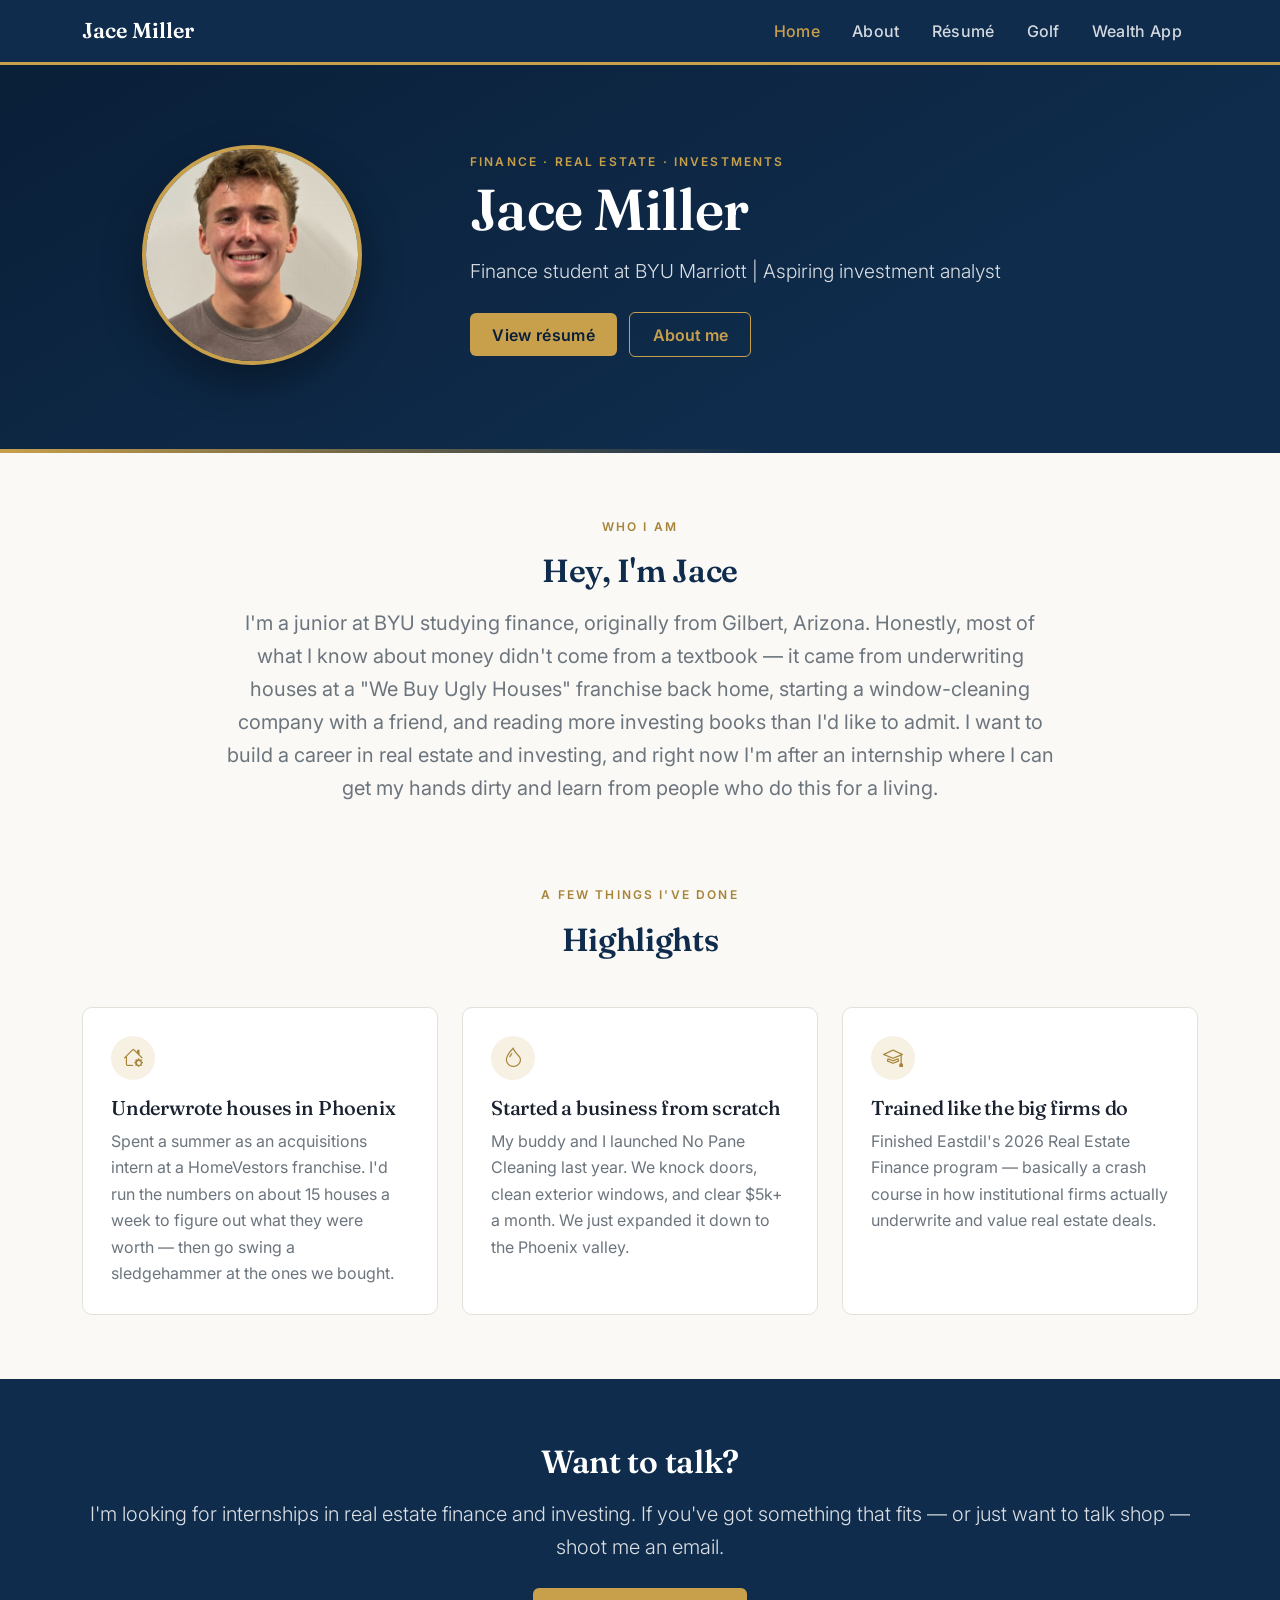
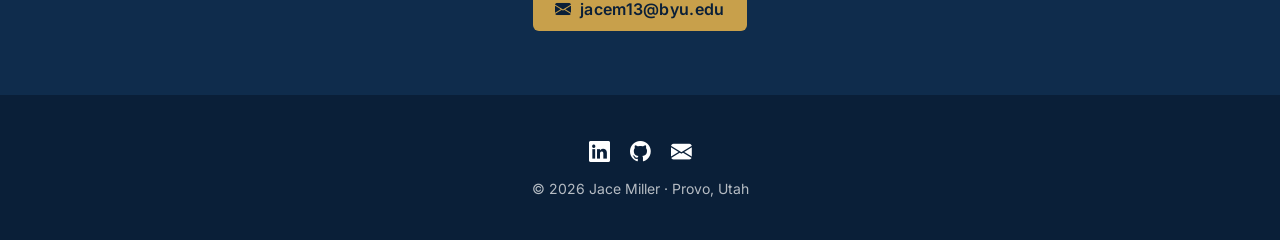
<file: index.html>
<!DOCTYPE html>
<html lang="en">
<head>
  <meta charset="UTF-8" />
  <meta name="viewport" content="width=device-width, initial-scale=1.0" />
  <title>Jace Miller — Finance Student</title>
  <meta name="description" content="Jace Miller — finance student at BYU studying real estate and investments." />

  <link href="https://cdn.jsdelivr.net/npm/bootstrap@5.3.3/dist/css/bootstrap.min.css" rel="stylesheet" />
  <link rel="stylesheet" href="https://cdn.jsdelivr.net/npm/bootstrap-icons@1.11.3/font/bootstrap-icons.css" />
  <link rel="preconnect" href="https://fonts.googleapis.com" />
  <link rel="preconnect" href="https://fonts.gstatic.com" crossorigin />
  <link href="https://fonts.googleapis.com/css2?family=Fraunces:opsz,wght@9..144,500;9..144,600&family=Inter:wght@400;500;600&display=swap" rel="stylesheet" />
  <link href="style.css" rel="stylesheet" />
</head>
<body>

  <!-- ===== Navbar ===== -->
  <nav class="navbar navbar-expand-lg navbar-dark sticky-top">
    <div class="container">
      <a class="navbar-brand" href="index.html">Jace Miller</a>
      <button class="navbar-toggler" type="button" data-bs-toggle="collapse" data-bs-target="#nav">
        <span class="navbar-toggler-icon"></span>
      </button>
      <div class="collapse navbar-collapse" id="nav">
        <ul class="navbar-nav ms-auto">
          <li class="nav-item"><a class="nav-link active" href="index.html">Home</a></li>
          <li class="nav-item"><a class="nav-link" href="about.html">About</a></li>
          <li class="nav-item"><a class="nav-link" href="resume.html">Résumé</a></li>
          <li class="nav-item"><a class="nav-link" href="scratch.html">Golf</a></li>
          <li class="nav-item"><a class="nav-link" href="app.html">Wealth App</a></li>
        </ul>
      </div>
    </div>
  </nav>

  <!-- ===== Hero ===== -->
  <header class="hero">
    <div class="container">
      <div class="row align-items-center g-5">
        <div class="col-md-4 text-center">
          <img src="[data-uri]" alt="Portrait of Jace Miller" class="hero-photo" />
        </div>
        <div class="col-md-8">
          <p class="eyebrow mb-2" style="color:var(--brass);">Finance · Real Estate · Investments</p>
          <h1 class="mb-3">Jace Miller</h1>
          <p class="lead mb-4">Finance student at BYU Marriott | Aspiring investment analyst</p>
          <a href="resume.html" class="btn btn-brass me-2">View résumé</a>
          <a href="about.html" class="btn btn-outline-light-brass">About me</a>
        </div>
      </div>
    </div>
  </header>

  <!-- ===== Intro ===== -->
  <section>
    <div class="container">
      <div class="row justify-content-center">
        <div class="col-lg-9 text-center">
          <p class="eyebrow">Who I am</p>
          <h2 class="mb-3">Hey, I'm Jace</h2>
          <p class="text-secondary fs-5">
            I'm a junior at BYU studying finance, originally from Gilbert, Arizona. Honestly,
            most of what I know about money didn't come from a textbook — it came from
            underwriting houses at a "We Buy Ugly Houses" franchise back home, starting a
            window-cleaning company with a friend, and reading more investing books than I'd
            like to admit. I want to build a career in real estate and investing, and right now
            I'm after an internship where I can get my hands dirty and learn from people who do
            this for a living.
          </p>
        </div>
      </div>
    </div>
  </section>

  <!-- ===== Highlights ===== -->
  <section class="pt-0">
    <div class="container">
      <p class="eyebrow text-center">A few things I've done</p>
      <h2 class="text-center mb-5">Highlights</h2>
      <div class="row g-4">
        <div class="col-md-4">
          <div class="card-soft">
            <div class="icon-dot"><i class="bi bi-house-gear"></i></div>
            <h4 class="h5">Underwrote houses in Phoenix</h4>
            <p class="text-secondary mb-0">
              Spent a summer as an acquisitions intern at a HomeVestors franchise. I'd run the
              numbers on about 15 houses a week to figure out what they were worth — then go
              swing a sledgehammer at the ones we bought.
            </p>
          </div>
        </div>
        <div class="col-md-4">
          <div class="card-soft">
            <div class="icon-dot"><i class="bi bi-droplet"></i></div>
            <h4 class="h5">Started a business from scratch</h4>
            <p class="text-secondary mb-0">
              My buddy and I launched No Pane Cleaning last year. We knock doors, clean exterior
              windows, and clear $5k+ a month. We just expanded it down to the Phoenix valley.
            </p>
          </div>
        </div>
        <div class="col-md-4">
          <div class="card-soft">
            <div class="icon-dot"><i class="bi bi-mortarboard"></i></div>
            <h4 class="h5">Trained like the big firms do</h4>
            <p class="text-secondary mb-0">
              Finished Eastdil's 2026 Real Estate Finance program — basically a crash course in
              how institutional firms actually underwrite and value real estate deals.
            </p>
          </div>
        </div>
      </div>
    </div>
  </section>

  <!-- ===== CTA ===== -->
  <section class="bg-navy text-white text-center">
    <div class="container">
      <h2 class="text-white mb-3">Want to talk?</h2>
      <p class="lead mb-4" style="color:rgba(255,255,255,0.85);">
        I'm looking for internships in real estate finance and investing. If you've got
        something that fits — or just want to talk shop — shoot me an email.
      </p>
      <a href="mailto:jacem13@byu.edu" class="btn btn-brass">
        <i class="bi bi-envelope-fill me-1"></i> jacem13@byu.edu
      </a>
    </div>
  </section>

  <!-- ===== Footer ===== -->
  <footer class="text-center">
    <div class="container">
      <div class="mb-2">
        <a href="https://www.linkedin.com/in/jace-miller-3127393a5" target="_blank" rel="noopener" aria-label="LinkedIn"><i class="bi bi-linkedin"></i></a>
        <a href="https://github.com/jacem1303" target="_blank" rel="noopener" aria-label="GitHub"><i class="bi bi-github"></i></a>
        <a href="mailto:jacem13@byu.edu" aria-label="Email"><i class="bi bi-envelope-fill"></i></a>
      </div>
      <p class="mb-0 small">© 2026 Jace Miller · Provo, Utah</p>
    </div>
  </footer>

  <script src="https://cdn.jsdelivr.net/npm/bootstrap@5.3.3/dist/js/bootstrap.bundle.min.js"></script>
</body>
</html>
</file>
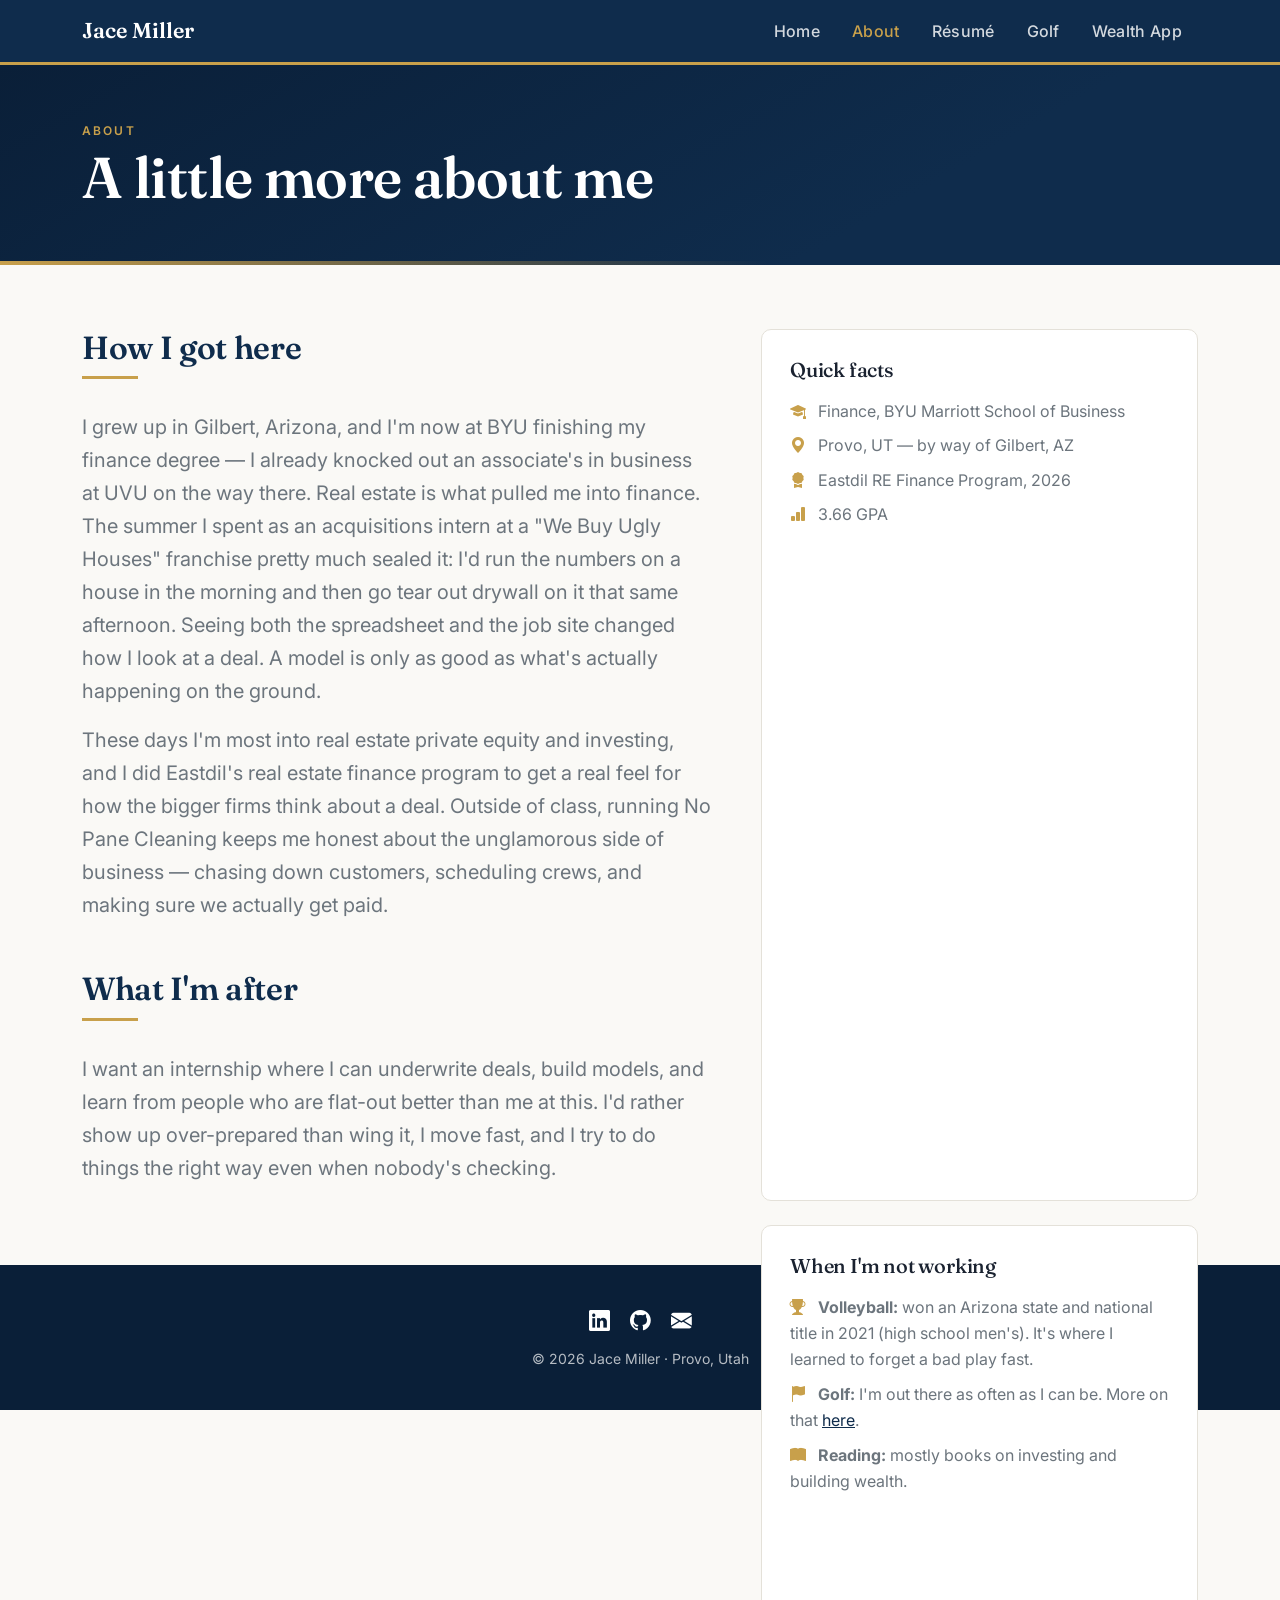
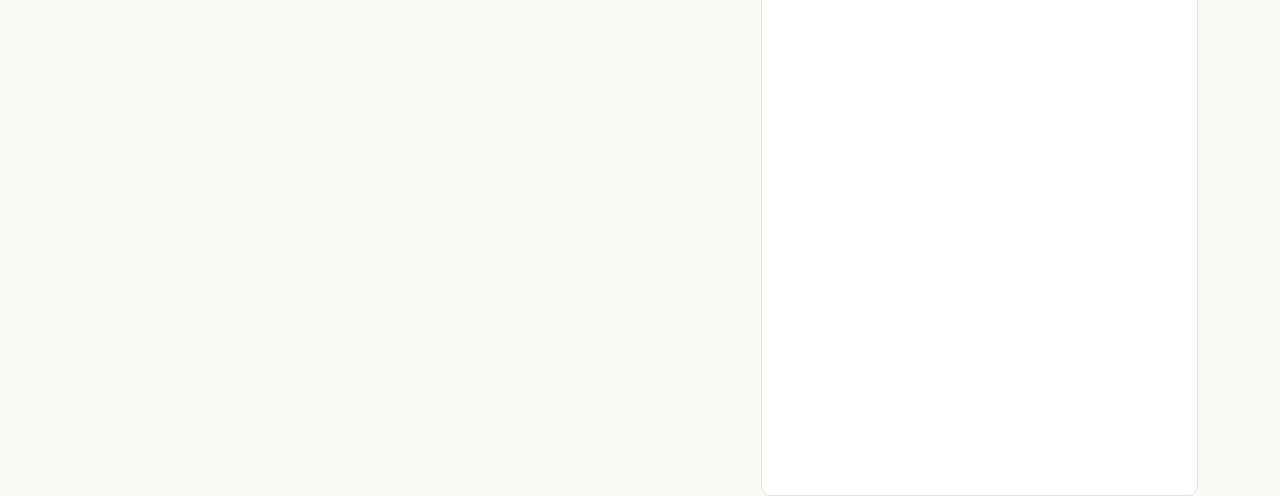
<file: about.html>
<!DOCTYPE html>
<html lang="en">
<head>
  <meta charset="UTF-8" />
  <meta name="viewport" content="width=device-width, initial-scale=1.0" />
  <title>About — Jace Miller</title>
  <meta name="description" content="About Jace Miller — finance student, window-cleaning co-founder, and former championship volleyball player." />

  <link href="https://cdn.jsdelivr.net/npm/bootstrap@5.3.3/dist/css/bootstrap.min.css" rel="stylesheet" />
  <link rel="stylesheet" href="https://cdn.jsdelivr.net/npm/bootstrap-icons@1.11.3/font/bootstrap-icons.css" />
  <link rel="preconnect" href="https://fonts.googleapis.com" />
  <link rel="preconnect" href="https://fonts.gstatic.com" crossorigin />
  <link href="https://fonts.googleapis.com/css2?family=Fraunces:opsz,wght@9..144,500;9..144,600&family=Inter:wght@400;500;600&display=swap" rel="stylesheet" />
  <link href="style.css" rel="stylesheet" />
</head>
<body>

  <nav class="navbar navbar-expand-lg navbar-dark sticky-top">
    <div class="container">
      <a class="navbar-brand" href="index.html">Jace Miller</a>
      <button class="navbar-toggler" type="button" data-bs-toggle="collapse" data-bs-target="#nav">
        <span class="navbar-toggler-icon"></span>
      </button>
      <div class="collapse navbar-collapse" id="nav">
        <ul class="navbar-nav ms-auto">
          <li class="nav-item"><a class="nav-link" href="index.html">Home</a></li>
          <li class="nav-item"><a class="nav-link active" href="about.html">About</a></li>
          <li class="nav-item"><a class="nav-link" href="resume.html">Résumé</a></li>
          <li class="nav-item"><a class="nav-link" href="scratch.html">Golf</a></li>
          <li class="nav-item"><a class="nav-link" href="app.html">Wealth App</a></li>
        </ul>
      </div>
    </div>
  </nav>

  <header class="hero" style="padding:3.5rem 0;">
    <div class="container">
      <p class="eyebrow mb-2" style="color:var(--brass);">About</p>
      <h1 class="mb-0">A little more about me</h1>
    </div>
  </header>

  <section>
    <div class="container">
      <div class="row g-5">
        <div class="col-lg-7">
          <h2 class="section-title">How I got here</h2>
          <p class="text-secondary fs-5">
            I grew up in Gilbert, Arizona, and I'm now at BYU finishing my finance degree — I
            already knocked out an associate's in business at UVU on the way there. Real estate
            is what pulled me into finance. The summer I spent as an acquisitions intern at a
            "We Buy Ugly Houses" franchise pretty much sealed it: I'd run the numbers on a house
            in the morning and then go tear out drywall on it that same afternoon. Seeing both
            the spreadsheet and the job site changed how I look at a deal. A model is only as
            good as what's actually happening on the ground.
          </p>
          <p class="text-secondary fs-5">
            These days I'm most into real estate private equity and investing, and I did
            Eastdil's real estate finance program to get a real feel for how the bigger firms
            think about a deal. Outside of class, running No Pane Cleaning keeps me honest about
            the unglamorous side of business — chasing down customers, scheduling crews, and
            making sure we actually get paid.
          </p>

          <h2 class="section-title mt-5">What I'm after</h2>
          <p class="text-secondary fs-5">
            I want an internship where I can underwrite deals, build models, and learn from
            people who are flat-out better than me at this. I'd rather show up over-prepared than
            wing it, I move fast, and I try to do things the right way even when nobody's checking.
          </p>
        </div>

        <div class="col-lg-5">
          <div class="card-soft mb-4">
            <h4 class="h5 mb-3">Quick facts</h4>
            <ul class="list-unstyled mb-0 text-secondary">
              <li class="mb-2"><i class="bi bi-mortarboard-fill text-brass me-2"></i> Finance, BYU Marriott School of Business</li>
              <li class="mb-2"><i class="bi bi-geo-alt-fill text-brass me-2"></i> Provo, UT — by way of Gilbert, AZ</li>
              <li class="mb-2"><i class="bi bi-award-fill text-brass me-2"></i> Eastdil RE Finance Program, 2026</li>
              <li class="mb-0"><i class="bi bi-bar-chart-fill text-brass me-2"></i> 3.66 GPA</li>
            </ul>
          </div>

          <div class="card-soft">
            <h4 class="h5 mb-3">When I'm not working</h4>
            <p class="text-secondary mb-2">
              <i class="bi bi-trophy-fill text-brass me-2"></i>
              <strong>Volleyball:</strong> won an Arizona state and national title in 2021 (high school men's). It's where I learned to forget a bad play fast.
            </p>
            <p class="text-secondary mb-2">
              <i class="bi bi-flag-fill text-brass me-2"></i>
              <strong>Golf:</strong> I'm out there as often as I can be. More on that <a href="scratch.html">here</a>.
            </p>
            <p class="text-secondary mb-0">
              <i class="bi bi-book-fill text-brass me-2"></i>
              <strong>Reading:</strong> mostly books on investing and building wealth.
            </p>
          </div>
        </div>
      </div>
    </div>
  </section>

  <footer class="text-center">
    <div class="container">
      <div class="mb-2">
        <a href="https://www.linkedin.com/in/jace-miller-3127393a5" target="_blank" rel="noopener" aria-label="LinkedIn"><i class="bi bi-linkedin"></i></a>
        <a href="https://github.com/jacem1303" target="_blank" rel="noopener" aria-label="GitHub"><i class="bi bi-github"></i></a>
        <a href="mailto:jacem13@byu.edu" aria-label="Email"><i class="bi bi-envelope-fill"></i></a>
      </div>
      <p class="mb-0 small">© 2026 Jace Miller · Provo, Utah</p>
    </div>
  </footer>

  <script src="https://cdn.jsdelivr.net/npm/bootstrap@5.3.3/dist/js/bootstrap.bundle.min.js"></script>
</body>
</html>
</file>
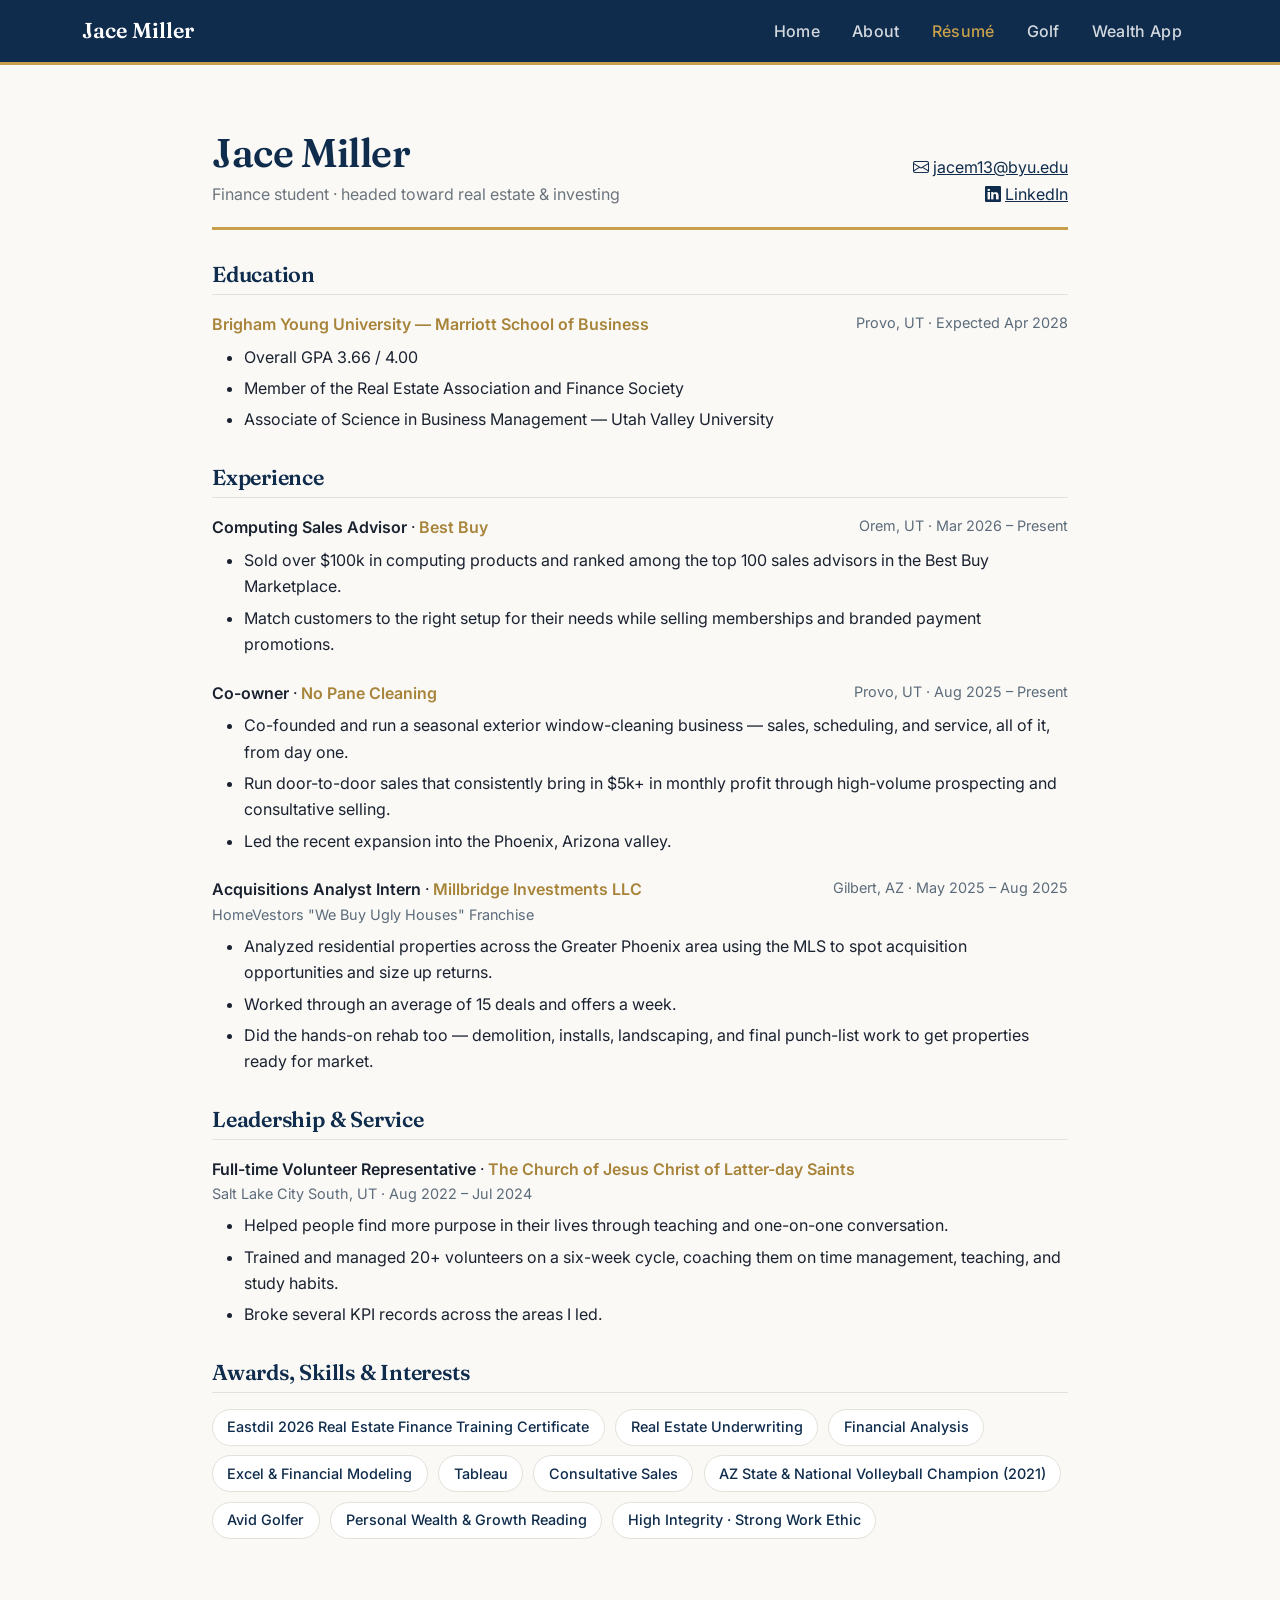
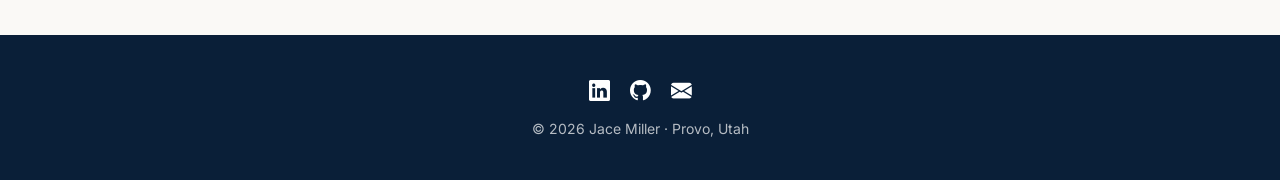
<file: resume.html>
<!DOCTYPE html>
<html lang="en">
<head>
  <meta charset="UTF-8" />
  <meta name="viewport" content="width=device-width, initial-scale=1.0" />
  <title>Résumé — Jace Miller</title>
  <meta name="description" content="Résumé of Jace Miller — finance student with experience in real estate acquisitions, entrepreneurship, and sales." />

  <link href="https://cdn.jsdelivr.net/npm/bootstrap@5.3.3/dist/css/bootstrap.min.css" rel="stylesheet" />
  <link rel="stylesheet" href="https://cdn.jsdelivr.net/npm/bootstrap-icons@1.11.3/font/bootstrap-icons.css" />
  <link rel="preconnect" href="https://fonts.googleapis.com" />
  <link rel="preconnect" href="https://fonts.gstatic.com" crossorigin />
  <link href="https://fonts.googleapis.com/css2?family=Fraunces:opsz,wght@9..144,500;9..144,600&family=Inter:wght@400;500;600&display=swap" rel="stylesheet" />
  <link href="style.css" rel="stylesheet" />
</head>
<body>

  <nav class="navbar navbar-expand-lg navbar-dark sticky-top">
    <div class="container">
      <a class="navbar-brand" href="index.html">Jace Miller</a>
      <button class="navbar-toggler" type="button" data-bs-toggle="collapse" data-bs-target="#nav">
        <span class="navbar-toggler-icon"></span>
      </button>
      <div class="collapse navbar-collapse" id="nav">
        <ul class="navbar-nav ms-auto">
          <li class="nav-item"><a class="nav-link" href="index.html">Home</a></li>
          <li class="nav-item"><a class="nav-link" href="about.html">About</a></li>
          <li class="nav-item"><a class="nav-link active" href="resume.html">Résumé</a></li>
          <li class="nav-item"><a class="nav-link" href="scratch.html">Golf</a></li>
          <li class="nav-item"><a class="nav-link" href="app.html">Wealth App</a></li>
        </ul>
      </div>
    </div>
  </nav>

  <section>
    <div class="container resume-wrap">

      <div class="resume-header d-flex flex-wrap justify-content-between align-items-end">
        <div>
          <h1 class="mb-1">Jace Miller</h1>
          <p class="mb-0 text-secondary">Finance student · headed toward real estate &amp; investing</p>
        </div>
        <div class="text-md-end mt-3 mt-md-0">
          <p class="mb-0"><a href="mailto:jacem13@byu.edu"><i class="bi bi-envelope me-1"></i>jacem13@byu.edu</a></p>
          <p class="mb-0"><a href="https://www.linkedin.com/in/jace-miller-3127393a5" target="_blank" rel="noopener"><i class="bi bi-linkedin me-1"></i>LinkedIn</a></p>
        </div>
      </div>

      <!-- Education -->
      <h2 class="resume-section-label">Education</h2>
      <div class="resume-entry">
        <div class="d-flex flex-wrap justify-content-between">
          <span class="org">Brigham Young University — Marriott School of Business</span>
          <span class="meta">Provo, UT · Expected Apr 2028</span>
        </div>
        <ul>
          <li>Overall GPA 3.66 / 4.00</li>
          <li>Member of the Real Estate Association and Finance Society</li>
          <li>Associate of Science in Business Management — Utah Valley University</li>
        </ul>
      </div>

      <!-- Experience -->
      <h2 class="resume-section-label">Experience</h2>

      <div class="resume-entry">
        <div class="d-flex flex-wrap justify-content-between">
          <span><span class="role">Computing Sales Advisor</span> · <span class="org">Best Buy</span></span>
          <span class="meta">Orem, UT · Mar 2026 – Present</span>
        </div>
        <ul>
          <li>Sold over $100k in computing products and ranked among the top 100 sales advisors in the Best Buy Marketplace.</li>
          <li>Match customers to the right setup for their needs while selling memberships and branded payment promotions.</li>
        </ul>
      </div>

      <div class="resume-entry">
        <div class="d-flex flex-wrap justify-content-between">
          <span><span class="role">Co-owner</span> · <span class="org">No Pane Cleaning</span></span>
          <span class="meta">Provo, UT · Aug 2025 – Present</span>
        </div>
        <ul>
          <li>Co-founded and run a seasonal exterior window-cleaning business — sales, scheduling, and service, all of it, from day one.</li>
          <li>Run door-to-door sales that consistently bring in $5k+ in monthly profit through high-volume prospecting and consultative selling.</li>
          <li>Led the recent expansion into the Phoenix, Arizona valley.</li>
        </ul>
      </div>

      <div class="resume-entry">
        <div class="d-flex flex-wrap justify-content-between">
          <span><span class="role">Acquisitions Analyst Intern</span> · <span class="org">Millbridge Investments LLC</span></span>
          <span class="meta">Gilbert, AZ · May 2025 – Aug 2025</span>
        </div>
        <p class="meta mb-1">HomeVestors "We Buy Ugly Houses" Franchise</p>
        <ul>
          <li>Analyzed residential properties across the Greater Phoenix area using the MLS to spot acquisition opportunities and size up returns.</li>
          <li>Worked through an average of 15 deals and offers a week.</li>
          <li>Did the hands-on rehab too — demolition, installs, landscaping, and final punch-list work to get properties ready for market.</li>
        </ul>
      </div>

      <!-- Leadership -->
      <h2 class="resume-section-label">Leadership &amp; Service</h2>
      <div class="resume-entry">
        <div class="d-flex flex-wrap justify-content-between">
          <span><span class="role">Full-time Volunteer Representative</span> · <span class="org">The Church of Jesus Christ of Latter-day Saints</span></span>
          <span class="meta">Salt Lake City South, UT · Aug 2022 – Jul 2024</span>
        </div>
        <ul>
          <li>Helped people find more purpose in their lives through teaching and one-on-one conversation.</li>
          <li>Trained and managed 20+ volunteers on a six-week cycle, coaching them on time management, teaching, and study habits.</li>
          <li>Broke several KPI records across the areas I led.</li>
        </ul>
      </div>

      <!-- Skills & Interests -->
      <h2 class="resume-section-label">Awards, Skills &amp; Interests</h2>
      <div class="resume-entry">
        <span class="skill-pill">Eastdil 2026 Real Estate Finance Training Certificate</span>
        <span class="skill-pill">Real Estate Underwriting</span>
        <span class="skill-pill">Financial Analysis</span>
        <span class="skill-pill">Excel &amp; Financial Modeling</span>
        <span class="skill-pill">Tableau</span>
        <span class="skill-pill">Consultative Sales</span>
        <span class="skill-pill">AZ State &amp; National Volleyball Champion (2021)</span>
        <span class="skill-pill">Avid Golfer</span>
        <span class="skill-pill">Personal Wealth &amp; Growth Reading</span>
        <span class="skill-pill">High Integrity · Strong Work Ethic</span>
      </div>

    </div>
  </section>

  <footer class="text-center">
    <div class="container">
      <div class="mb-2">
        <a href="https://www.linkedin.com/in/jace-miller-3127393a5" target="_blank" rel="noopener" aria-label="LinkedIn"><i class="bi bi-linkedin"></i></a>
        <a href="https://github.com/jacem1303" target="_blank" rel="noopener" aria-label="GitHub"><i class="bi bi-github"></i></a>
        <a href="mailto:jacem13@byu.edu" aria-label="Email"><i class="bi bi-envelope-fill"></i></a>
      </div>
      <p class="mb-0 small">© 2026 Jace Miller · Provo, Utah</p>
    </div>
  </footer>

  <script src="https://cdn.jsdelivr.net/npm/bootstrap@5.3.3/dist/js/bootstrap.bundle.min.js"></script>
</body>
</html>
</file>
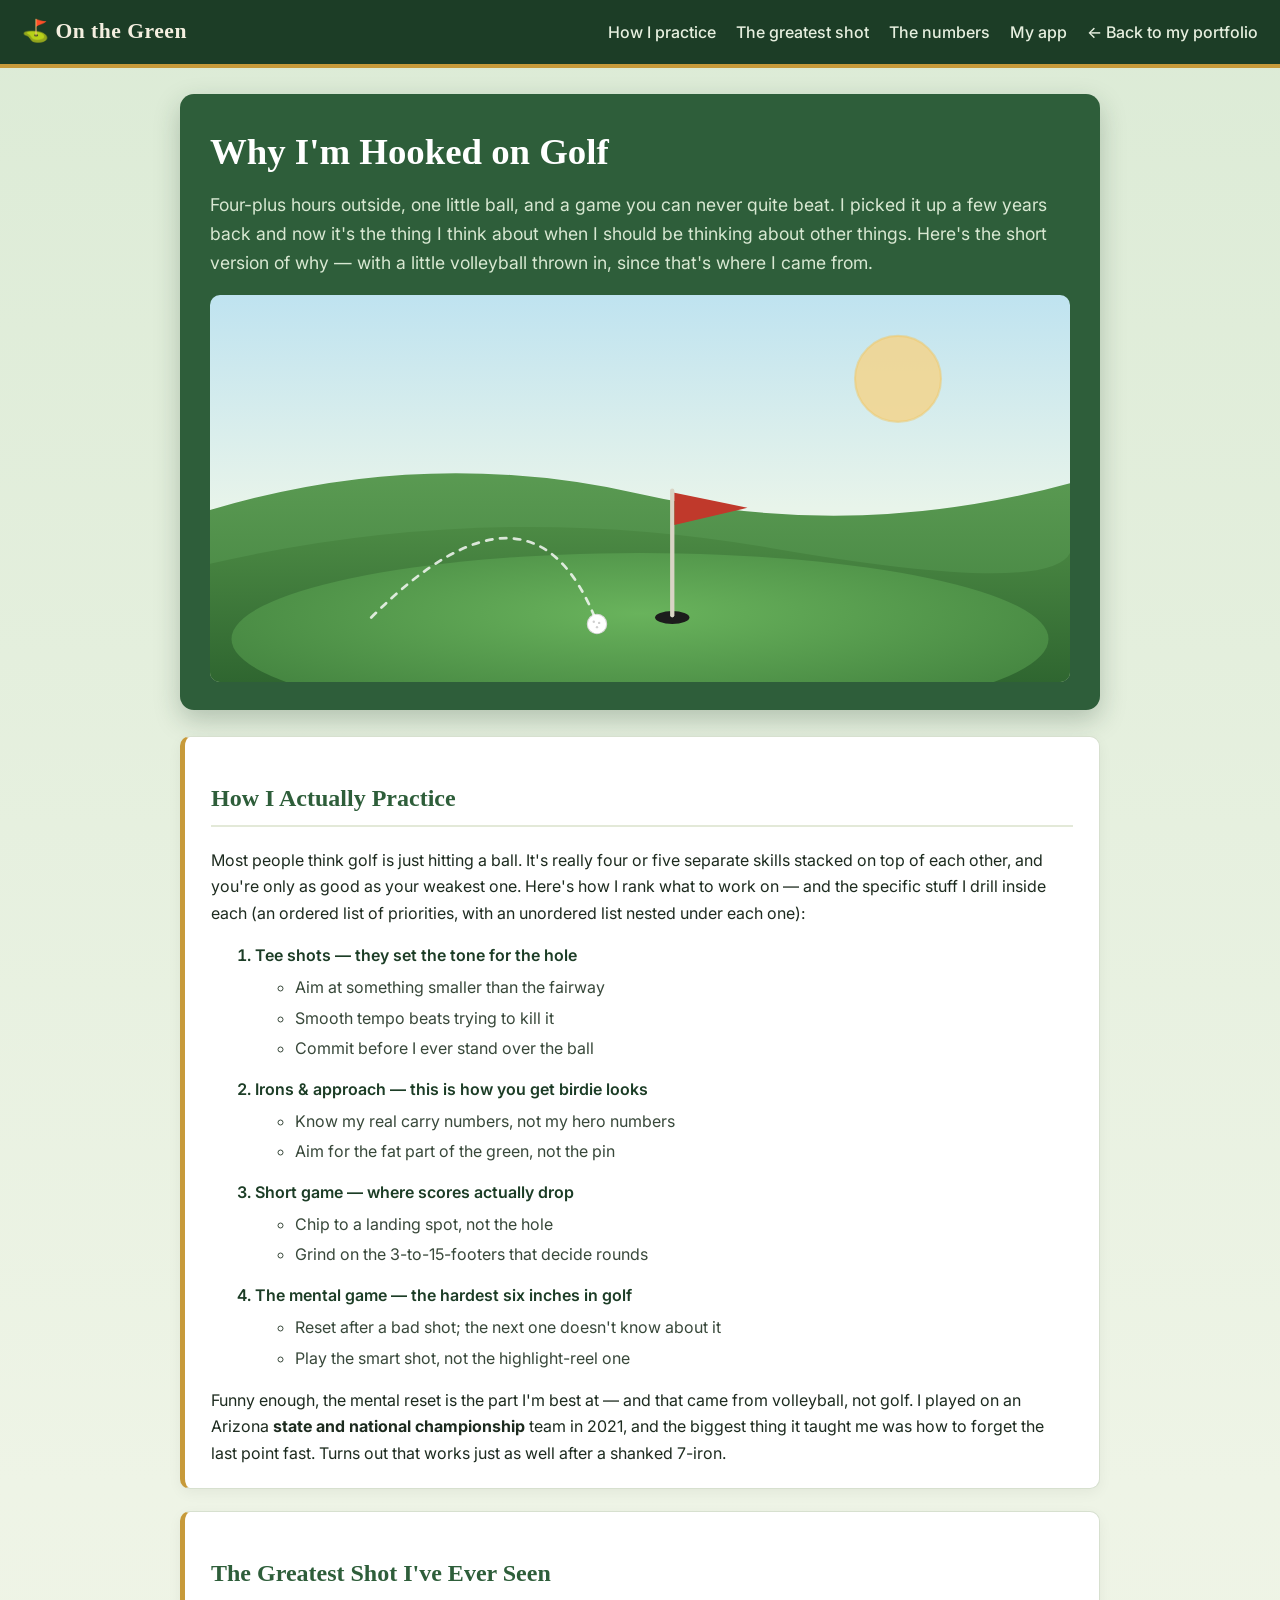
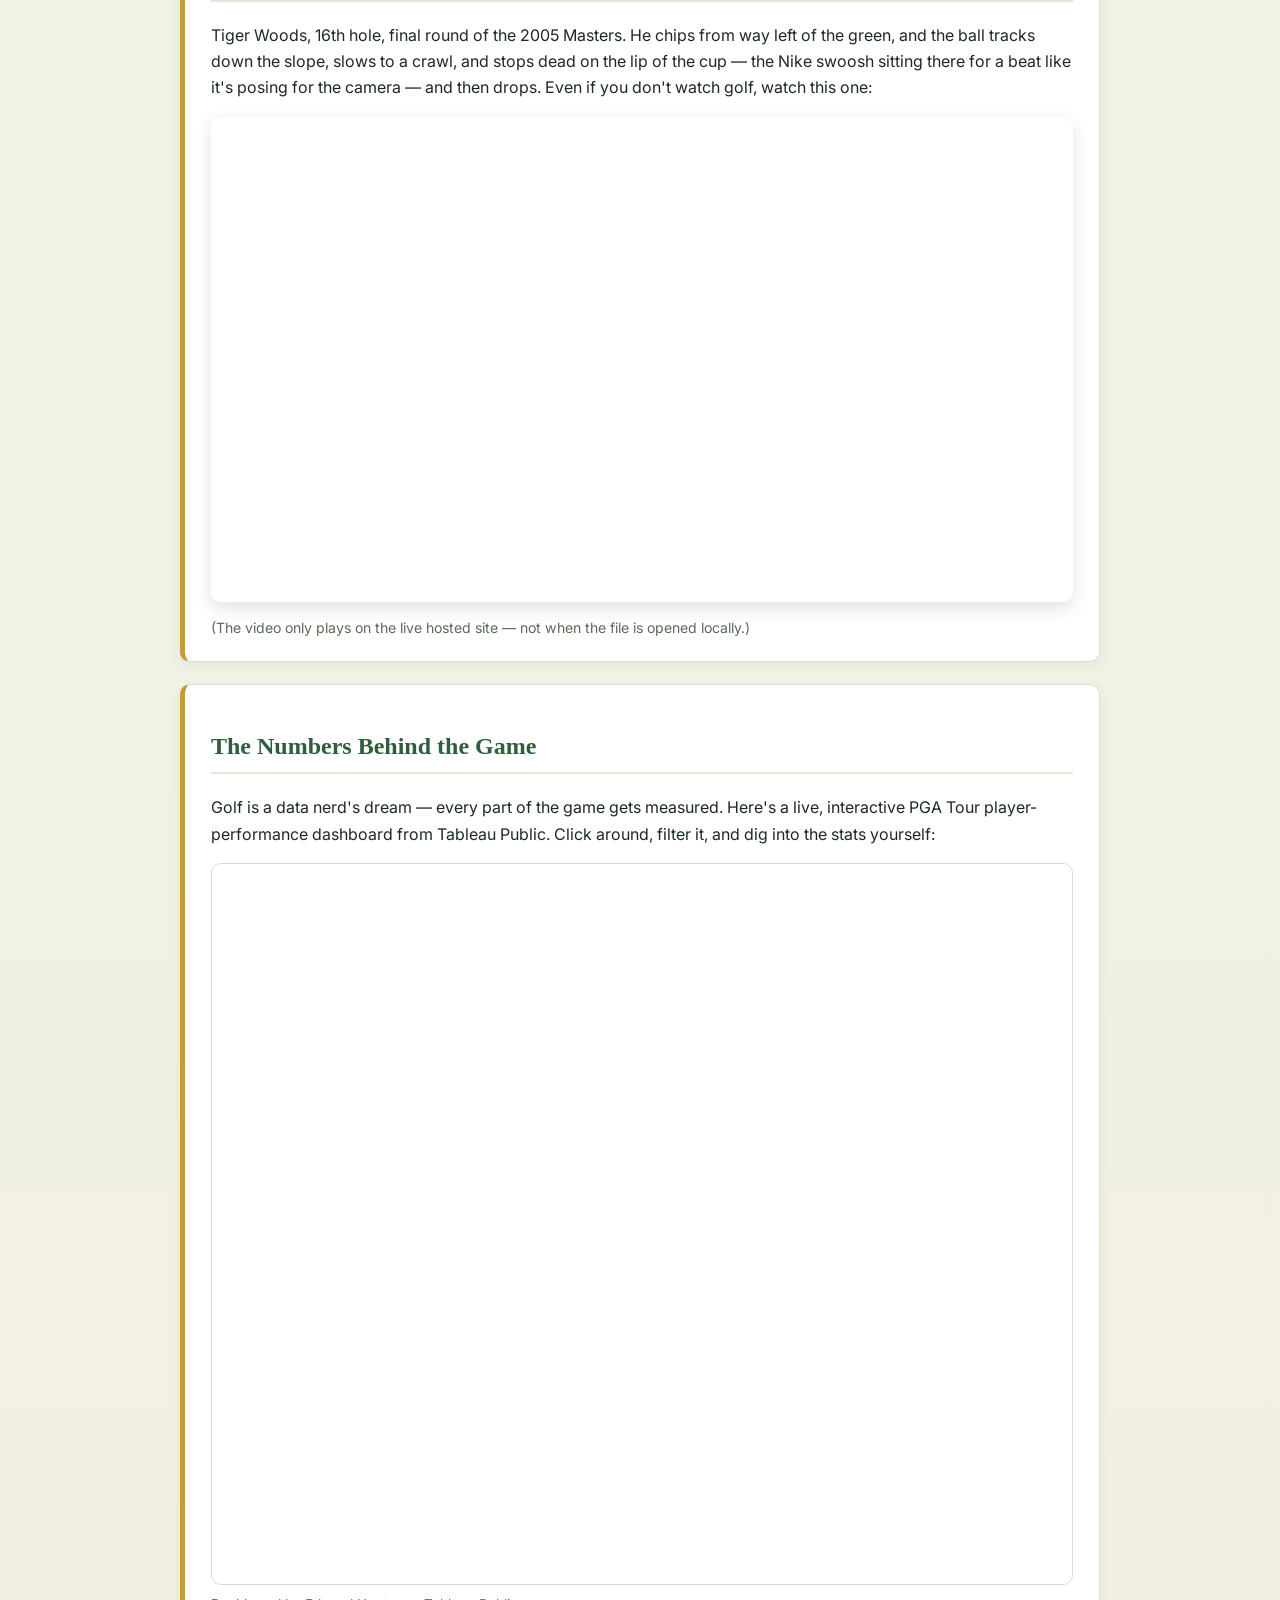
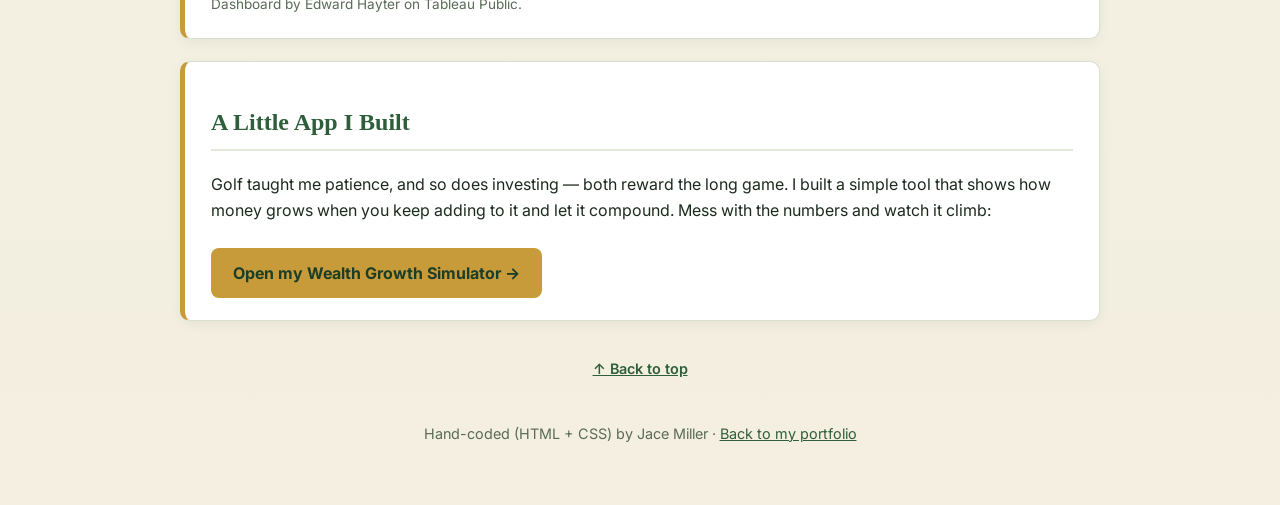
<file: scratch.html>
<!DOCTYPE html>
<html lang="en">
<head>
  <meta charset="UTF-8" />
  <meta name="viewport" content="width=device-width, initial-scale=1.0" />
  <title>On the Green — Jace's Golf Page</title>
  <link rel="preconnect" href="https://fonts.googleapis.com" />
  <link href="https://fonts.googleapis.com/css2?family=Inter:wght@400;500;600;700&display=swap" rel="stylesheet" />
  <link rel="stylesheet" href="scratch.css" />
</head>
<body>

  <!-- ===== DIV 1: top navigation bar ===== -->
  <div class="topbar">
    <span class="brand">⛳ On the Green</span>
    <nav>
      <a href="#basics">How I practice</a>
      <a href="#watch">The greatest shot</a>
      <a href="#data">The numbers</a>
      <a href="#app">My app</a>
      <a href="index.html">← Back to my portfolio</a>
    </nav>
  </div>

  <div class="page">

    <a id="top"></a>

    <!-- ===== DIV 2: hero block ===== -->
    <div class="hero">
      <h1>Why I'm Hooked on Golf</h1>
      <p>Four-plus hours outside, one little ball, and a game you can never quite beat.
         I picked it up a few years back and now it's the thing I think about when I should
         be thinking about other things. Here's the short version of why — with a little
         volleyball thrown in, since that's where I came from.</p>

      <!-- custom image: hand-drawn golf scene, embedded inline (no image file needed) -->
      <svg viewBox="0 0 800 360" xmlns="http://www.w3.org/2000/svg" role="img"
           aria-label="Golf course scene with a flag, hole, and ball at sunrise"
           style="width:100%;height:auto;border-radius:10px;margin-top:18px;display:block;">
        <defs>
          <linearGradient id="sky" x1="0" y1="0" x2="0" y2="1">
            <stop offset="0%" stop-color="#bfe3f0"/><stop offset="55%" stop-color="#e8f4ea"/><stop offset="100%" stop-color="#f2ebd9"/>
          </linearGradient>
          <linearGradient id="hill1" x1="0" y1="0" x2="0" y2="1">
            <stop offset="0%" stop-color="#5a9a52"/><stop offset="100%" stop-color="#3f7e3d"/>
          </linearGradient>
          <linearGradient id="hill2" x1="0" y1="0" x2="0" y2="1">
            <stop offset="0%" stop-color="#4c8a44"/><stop offset="100%" stop-color="#2f6630"/>
          </linearGradient>
          <radialGradient id="green" cx="50%" cy="35%" r="75%">
            <stop offset="0%" stop-color="#69b35c"/><stop offset="100%" stop-color="#3c7a3a"/>
          </radialGradient>
        </defs>
        <rect width="800" height="360" fill="url(#sky)"/>
        <circle cx="640" cy="78" r="40" fill="#f4d58d" opacity="0.85"/>
        <circle cx="640" cy="78" r="40" fill="none" stroke="#f0c869" stroke-width="2" opacity="0.5"/>
        <path d="M0 200 Q200 140 400 185 T800 175 V360 H0 Z" fill="url(#hill1)"/>
        <path d="M0 250 Q260 190 520 235 T800 240 V360 H0 Z" fill="url(#hill2)"/>
        <ellipse cx="400" cy="320" rx="380" ry="80" fill="url(#green)"/>
        <ellipse cx="430" cy="300" rx="16" ry="6" fill="#1c1c1c"/>
        <rect x="428" y="180" width="4" height="120" rx="2" fill="#d9d4c5"/>
        <path d="M432 184 L500 198 L432 214 Z" fill="#c0392b"/>
        <circle cx="360" cy="306" r="9" fill="#ffffff" stroke="#d8d8d8" stroke-width="1"/>
        <circle cx="357" cy="304" r="1.1" fill="#cfcfcf"/><circle cx="362" cy="305" r="1.1" fill="#cfcfcf"/><circle cx="360" cy="309" r="1.1" fill="#cfcfcf"/>
        <path d="M150 300 Q300 150 360 305" fill="none" stroke="#ffffff" stroke-width="2.5" stroke-dasharray="6 7" stroke-linecap="round" opacity="0.8"/>
      </svg>
    </div>

    <!-- ===== DIV 3: main content card ===== -->
    <div class="card">
      <h2 id="basics">How I Actually Practice</h2>
      <p>Most people think golf is just hitting a ball. It's really four or five separate
         skills stacked on top of each other, and you're only as good as your weakest one.
         Here's how I rank what to work on — and the specific stuff I drill inside each
         (an ordered list of priorities, with an unordered list nested under each one):</p>

      <!-- unordered list embedded inside an ordered list -->
      <ol>
        <li>Tee shots — they set the tone for the hole
          <ul>
            <li>Aim at something smaller than the fairway</li>
            <li>Smooth tempo beats trying to kill it</li>
            <li>Commit before I ever stand over the ball</li>
          </ul>
        </li>
        <li>Irons &amp; approach — this is how you get birdie looks
          <ul>
            <li>Know my real carry numbers, not my hero numbers</li>
            <li>Aim for the fat part of the green, not the pin</li>
          </ul>
        </li>
        <li>Short game — where scores actually drop
          <ul>
            <li>Chip to a landing spot, not the hole</li>
            <li>Grind on the 3-to-15-footers that decide rounds</li>
          </ul>
        </li>
        <li>The mental game — the hardest six inches in golf
          <ul>
            <li>Reset after a bad shot; the next one doesn't know about it</li>
            <li>Play the smart shot, not the highlight-reel one</li>
          </ul>
        </li>
      </ol>

      <p style="margin-bottom:0;">
        Funny enough, the mental reset is the part I'm best at — and that came from volleyball,
        not golf. I played on an Arizona <strong>state and national championship</strong> team in
        2021, and the biggest thing it taught me was how to forget the last point fast. Turns out
        that works just as well after a shanked 7-iron.
      </p>
    </div>

    <!-- ===== content card: YouTube ===== -->
    <div class="card">
      <h2 id="watch">The Greatest Shot I've Ever Seen</h2>
      <p>Tiger Woods, 16th hole, final round of the 2005 Masters. He chips from way left of the
         green, and the ball tracks down the slope, slows to a crawl, and stops dead on the lip
         of the cup — the Nike swoosh sitting there for a beat like it's posing for the camera —
         and then drops. Even if you don't watch golf, watch this one:</p>

      <!-- embedded YouTube video (only plays on the live hosted site) -->
      <div class="video-wrap">
        <iframe
          src="https://www.youtube.com/embed/B_tkJEAGMDE"
          title="Tiger Woods chip-in at the 2005 Masters"
          allow="accelerometer; autoplay; clipboard-write; encrypted-media; gyroscope; picture-in-picture"
          allowfullscreen></iframe>
      </div>
      <p style="font-size:0.88rem;color:#5a6b58;margin-bottom:0;">
        (The video only plays on the live hosted site — not when the file is opened locally.)
      </p>
    </div>

    <!-- ===== content card: Tableau ===== -->
    <div class="card">
      <h2 id="data">The Numbers Behind the Game</h2>
      <p>Golf is a data nerd's dream — every part of the game gets measured. Here's a live,
         interactive PGA Tour player-performance dashboard from Tableau Public. Click around,
         filter it, and dig into the stats yourself:</p>

      <!-- live, interactive embedded Tableau graph (iframe embed) -->
      <div class="viz-frame">
        <iframe
          src="https://public.tableau.com/views/PGATOUR_PLAYER_PERFORMANCE_DASHBOARD/PlayerPerformance?:embed=true&amp;:showVizHome=no&amp;:toolbar=yes&amp;:display_count=no&amp;:language=en-US"
          width="100%" height="720" frameborder="0" style="border:0;display:block;"
          title="PGA Tour player performance dashboard"></iframe>
      </div>
      <p style="font-size:0.85rem;color:#5a6b58;margin:8px 0 0;">
        Dashboard by Edward Hayter on Tableau Public.
      </p>
    </div>

    <!-- ===== content card: app link ===== -->
    <div class="card">
      <h2 id="app">A Little App I Built</h2>
      <p>Golf taught me patience, and so does investing — both reward the long game. I built a
         simple tool that shows how money grows when you keep adding to it and let it compound.
         Mess with the numbers and watch it climb:</p>
      <!-- link from scratch page to the app -->
      <a class="app-button" href="app.html">Open my Wealth Growth Simulator →</a>
    </div>

    <div style="text-align:center;">
      <a class="anchor-top" href="#top">↑ Back to top</a>
    </div>

    <div class="scratch-footer">
      Hand-coded (HTML + CSS) by Jace Miller ·
      <a href="index.html">Back to my portfolio</a>
    </div>

  </div>

</body>
</html>
</file>
<file: style.css>
/* ============================================================
   Jace Miller — Professional site styles
   Layered on top of Bootstrap 5 to give the site a finance/
   real-estate identity (slate navy + brass) instead of the
   default Bootstrap look.
   ============================================================ */

:root {
  --navy:        #0F2C4C;
  --navy-deep:   #0A1F38;
  --brass:       #C8A04B;
  --brass-dark:  #A8843A;
  --paper:       #FAF9F6;
  --ink:         #1A2230;
  --slate:       #5C6B7A;
  --line:        #E4E1D9;
}

/* ---------- Base ---------- */
body {
  font-family: 'Inter', system-ui, -apple-system, sans-serif;
  color: var(--ink);
  background-color: var(--paper);
  line-height: 1.65;
}

h1, h2, h3, h4, h5, .display-face {
  font-family: 'Fraunces', Georgia, serif;
  font-weight: 600;
  letter-spacing: -0.01em;
  color: var(--navy);
}

a { color: var(--navy); }
a:hover { color: var(--brass-dark); }

.text-brass { color: var(--brass) !important; }
.bg-navy { background-color: var(--navy) !important; }

/* small uppercase label used as section eyebrows */
.eyebrow {
  font-family: 'Inter', sans-serif;
  text-transform: uppercase;
  letter-spacing: 0.18em;
  font-size: 0.75rem;
  font-weight: 600;
  color: var(--brass-dark);
}

/* ---------- Navbar ---------- */
.navbar {
  background-color: var(--navy) !important;
  border-bottom: 3px solid var(--brass);
}
.navbar .navbar-brand {
  font-family: 'Fraunces', Georgia, serif;
  font-weight: 600;
  color: #fff !important;
  font-size: 1.35rem;
}
.navbar .nav-link {
  color: rgba(255,255,255,0.82) !important;
  font-weight: 500;
  letter-spacing: 0.02em;
  padding-left: 1rem !important;
  padding-right: 1rem !important;
}
.navbar .nav-link:hover,
.navbar .nav-link.active {
  color: var(--brass) !important;
}

/* ---------- Hero ---------- */
.hero {
  background: linear-gradient(150deg, var(--navy-deep) 0%, var(--navy) 70%);
  color: #fff;
  padding: 5rem 0 5.5rem;
  position: relative;
  overflow: hidden;
}
.hero::after {           /* subtle brass underline detail */
  content: "";
  position: absolute;
  left: 0; right: 0; bottom: 0;
  height: 4px;
  background: linear-gradient(90deg, var(--brass) 0%, transparent 60%);
}
.hero h1 { color: #fff; font-size: clamp(2.4rem, 5vw, 3.6rem); line-height: 1.05; }
.hero .lead { color: rgba(255,255,255,0.85); font-size: 1.2rem; }
.hero-photo {
  width: 220px; height: 220px;
  border-radius: 50%;
  object-fit: cover;
  border: 4px solid var(--brass);
  box-shadow: 0 18px 40px rgba(0,0,0,0.35);
}

/* ---------- Buttons ---------- */
.btn-brass {
  background-color: var(--brass);
  border: none;
  color: var(--navy-deep);
  font-weight: 600;
  letter-spacing: 0.02em;
  padding: 0.6rem 1.4rem;
}
.btn-brass:hover { background-color: var(--brass-dark); color: #fff; }

.btn-outline-light-brass {
  border: 1.5px solid var(--brass);
  color: var(--brass);
  font-weight: 600;
  padding: 0.6rem 1.4rem;
}
.btn-outline-light-brass:hover { background-color: var(--brass); color: var(--navy-deep); }

/* ---------- Sections & cards ---------- */
section { padding: 4rem 0; }

.section-title {
  position: relative;
  margin-bottom: 2rem;
  padding-bottom: 0.75rem;
}
.section-title::after {
  content: "";
  position: absolute;
  left: 0; bottom: 0;
  width: 56px; height: 3px;
  background-color: var(--brass);
}

.card-soft {
  background: #fff;
  border: 1px solid var(--line);
  border-radius: 10px;
  padding: 1.75rem;
  height: 100%;
  transition: transform 0.18s ease, box-shadow 0.18s ease;
}
.card-soft:hover {
  transform: translateY(-4px);
  box-shadow: 0 14px 30px rgba(15,44,76,0.10);
}
.card-soft .icon-dot {
  width: 44px; height: 44px;
  border-radius: 50%;
  background: rgba(200,160,75,0.15);
  color: var(--brass-dark);
  display: flex; align-items: center; justify-content: center;
  font-weight: 700; font-size: 1.25rem;
  margin-bottom: 1rem;
}

/* ---------- Résumé page ---------- */
.resume-wrap { max-width: 880px; }
.resume-header {
  border-bottom: 3px solid var(--brass);
  padding-bottom: 1.25rem;
  margin-bottom: 1.5rem;
}
.resume-section-label {
  font-family: 'Fraunces', serif;
  color: var(--navy);
  font-size: 1.35rem;
  border-bottom: 1px solid var(--line);
  padding-bottom: 0.4rem;
  margin: 2rem 0 1rem;
}
.resume-entry { margin-bottom: 1.4rem; }
.resume-entry .role { font-weight: 600; color: var(--ink); }
.resume-entry .org  { color: var(--brass-dark); font-weight: 600; }
.resume-entry .meta { color: var(--slate); font-size: 0.9rem; }
.resume-entry ul { margin-top: 0.4rem; }
.resume-entry li { margin-bottom: 0.3rem; }

.skill-pill {
  display: inline-block;
  background: #fff;
  border: 1px solid var(--line);
  border-radius: 100px;
  padding: 0.35rem 0.9rem;
  margin: 0 0.4rem 0.6rem 0;
  font-size: 0.9rem;
  font-weight: 500;
  color: var(--navy);
}

/* ---------- Footer ---------- */
footer {
  background-color: var(--navy-deep);
  color: rgba(255,255,255,0.7);
  padding: 2.5rem 0;
}
footer a { color: #fff; margin: 0 0.5rem; font-size: 1.3rem; }
footer a:hover { color: var(--brass); }

/* ---------- Responsive ---------- */
@media (max-width: 767px) {
  .hero { padding: 3.5rem 0; text-align: center; }
  .hero-photo { width: 160px; height: 160px; margin-bottom: 1.5rem; }
  section { padding: 3rem 0; }
}

/* accessibility: respect reduced motion */
@media (prefers-reduced-motion: reduce) {
  .card-soft { transition: none; }
}
</file>
<file: scratch.css>
/* ============================================================
   scratch.css — hand-written stylesheet for the golf page.
   No Bootstrap here. Built from scratch for the from-scratch
   requirement: custom fonts, colors, divs, and layout.
   ============================================================ */

/* ---- requirement: custom background color/image on the page ---- */
body {
  margin: 0;
  /* requirement: font-family */
  font-family: 'Inter', Arial, Helvetica, sans-serif;
  /* requirement: font color */
  color: #1d2b1f;
  /* requirement: custom background (layered gradient = "fairway") */
  background-color: #e9f1e4;
  background-image: linear-gradient(180deg, #dcebd6 0%, #eef4e6 40%, #f4efe0 100%);
  line-height: 1.65;
}

/* style definition #1 — page wrapper div */
.page {
  max-width: 920px;
  margin: 0 auto;
  padding: 0 20px 60px;
}

/* style definition #2 — top navigation bar div */
.topbar {
  background-color: #1c3d26;
  color: #f4efe0;
  padding: 14px 22px;
  display: flex;
  flex-wrap: wrap;
  gap: 14px;
  align-items: center;
  justify-content: space-between;
  border-bottom: 4px solid #c79a3a;
}
.topbar .brand {
  font-family: Georgia, 'Times New Roman', serif;
  font-size: 1.35rem;
  font-weight: 700;
  letter-spacing: 0.5px;
}
.topbar nav a {
  color: #e6efdf;
  text-decoration: none;
  margin-left: 16px;
  font-weight: 500;
}
.topbar nav a:hover { color: #f0c869; text-decoration: underline; }

/* style definition #3 — hero block div */
.hero {
  background-color: #2e5e3a;
  color: #f4efe0;
  border-radius: 14px;
  padding: 28px 30px;
  margin: 26px 0;
  box-shadow: 0 10px 26px rgba(28, 61, 38, 0.25);
}
.hero h1 {
  font-family: Georgia, serif;
  /* requirement: font color */
  color: #ffffff;
  font-size: 2.3rem;
  margin: 0 0 8px;
}
.hero p { color: #d8e8d2; margin: 0; font-size: 1.1rem; }
.hero img {
  width: 100%;
  height: auto;
  border-radius: 10px;
  margin-top: 18px;
  display: block;
}

/* style definition #4 — content card div */
.card {
  background-color: #ffffff;
  border: 1px solid #d7e0cf;
  border-left: 5px solid #c79a3a;
  border-radius: 10px;
  padding: 22px 26px;
  margin: 22px 0;
  box-shadow: 0 4px 14px rgba(0,0,0,0.05);
}

/* headings inside content */
h2 {
  font-family: Georgia, serif;
  color: #2e5e3a;
  border-bottom: 2px solid #e3e9d8;
  padding-bottom: 6px;
}
h3 { font-family: Georgia, serif; color: #1c3d26; margin-bottom: 4px; }

/* links */
a { color: #2e5e3a; }
a:hover { color: #c79a3a; }

/* nested list styling */
ol { margin-left: 4px; }
ol > li { margin-bottom: 14px; font-weight: 600; color: #1c3d26; }
ol ul { margin-top: 6px; }
ol ul li { font-weight: 400; color: #38483a; margin-bottom: 4px; }

/* the "back to top" anchor target / link */
.anchor-top {
  display: inline-block;
  margin-top: 14px;
  font-size: 0.9rem;
  font-weight: 600;
}

/* responsive video wrapper (16:9) */
.video-wrap {
  position: relative;
  width: 100%;
  padding-bottom: 56.25%;
  height: 0;
  border-radius: 10px;
  overflow: hidden;
  box-shadow: 0 6px 18px rgba(0,0,0,0.12);
}
.video-wrap iframe {
  position: absolute;
  top: 0; left: 0;
  width: 100%; height: 100%;
  border: 0;
}

/* tableau holder gets a little frame */
.viz-frame {
  border: 1px solid #d7e0cf;
  border-radius: 10px;
  overflow: hidden;
  background: #fff;
}

/* call-to-action button to the app */
.app-button {
  display: inline-block;
  background-color: #c79a3a;
  color: #1c3d26;
  font-weight: 700;
  text-decoration: none;
  padding: 12px 22px;
  border-radius: 8px;
  margin-top: 8px;
}
.app-button:hover { background-color: #b0852c; color: #fff; }

/* page footer */
.scratch-footer {
  text-align: center;
  color: #5a6b58;
  font-size: 0.9rem;
  margin-top: 40px;
}

@media (max-width: 600px) {
  .hero h1 { font-size: 1.8rem; }
  .topbar { flex-direction: column; align-items: flex-start; }
}
</file>
